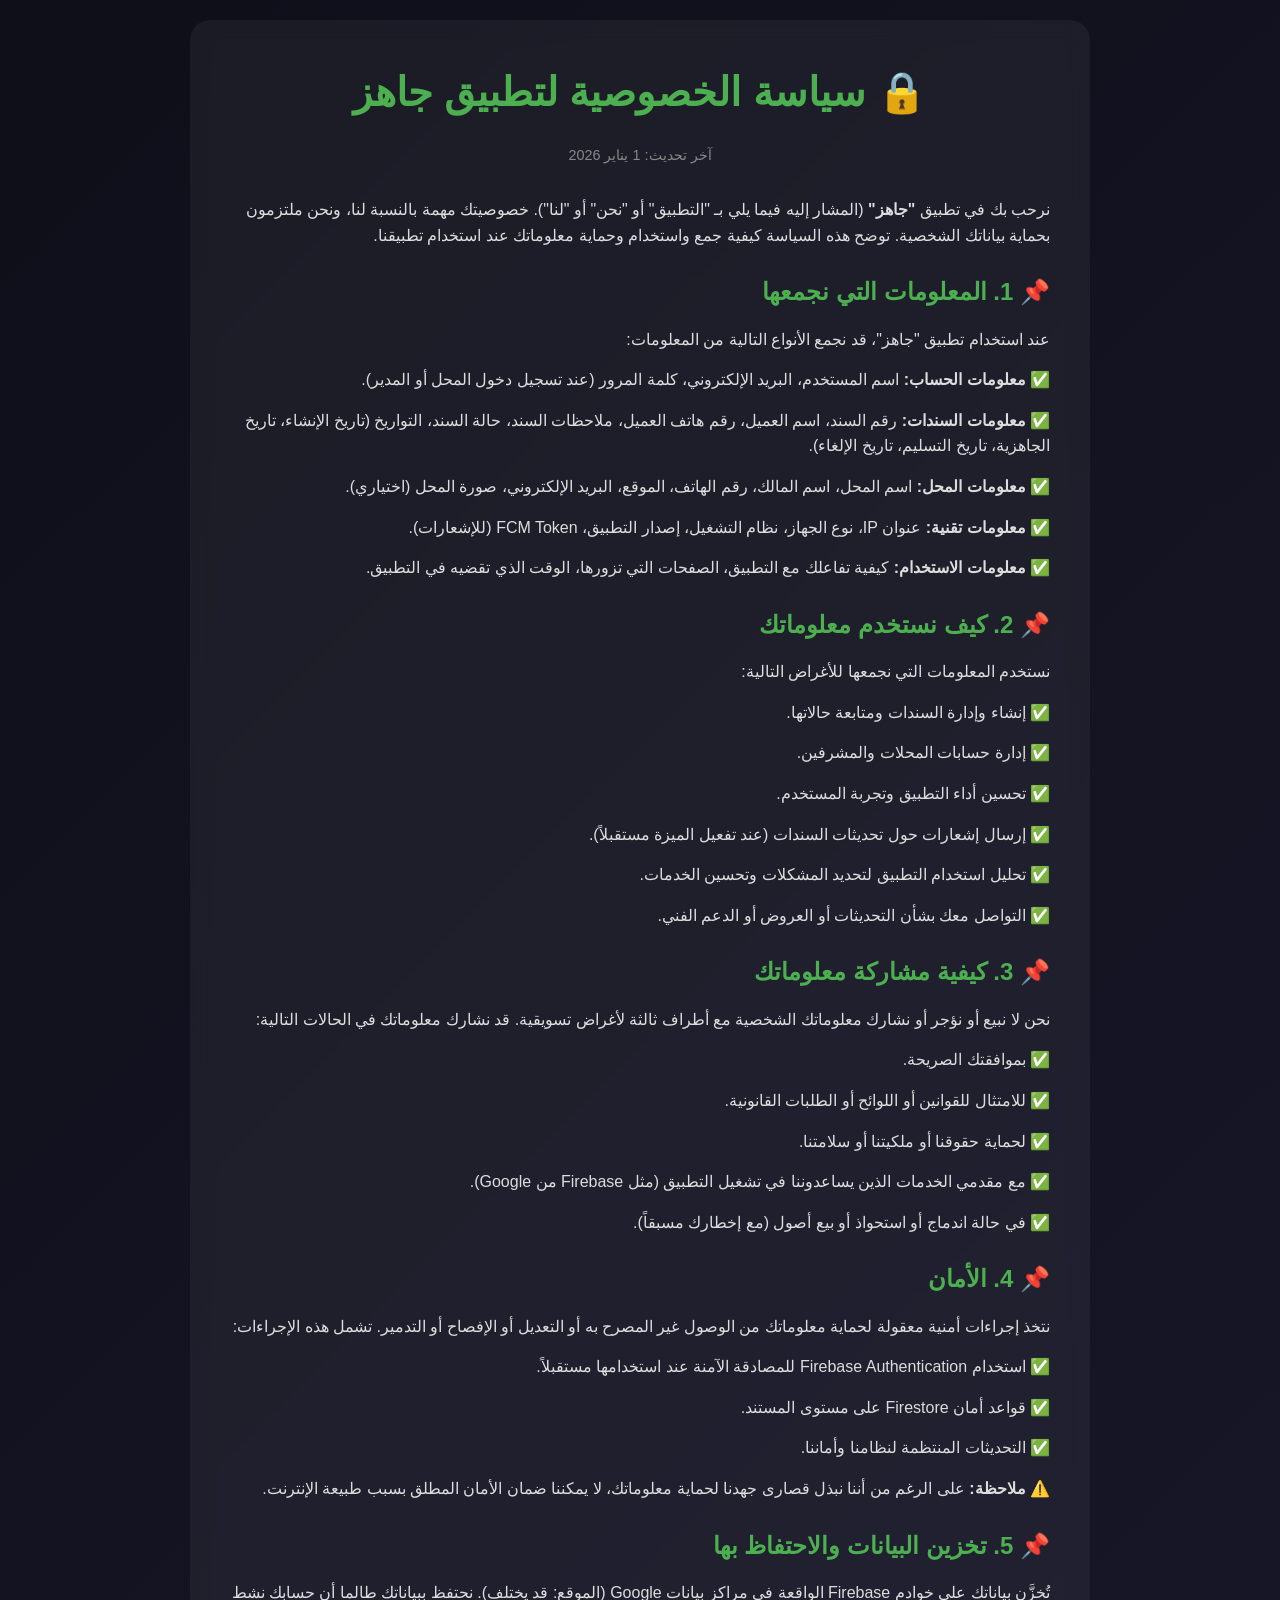
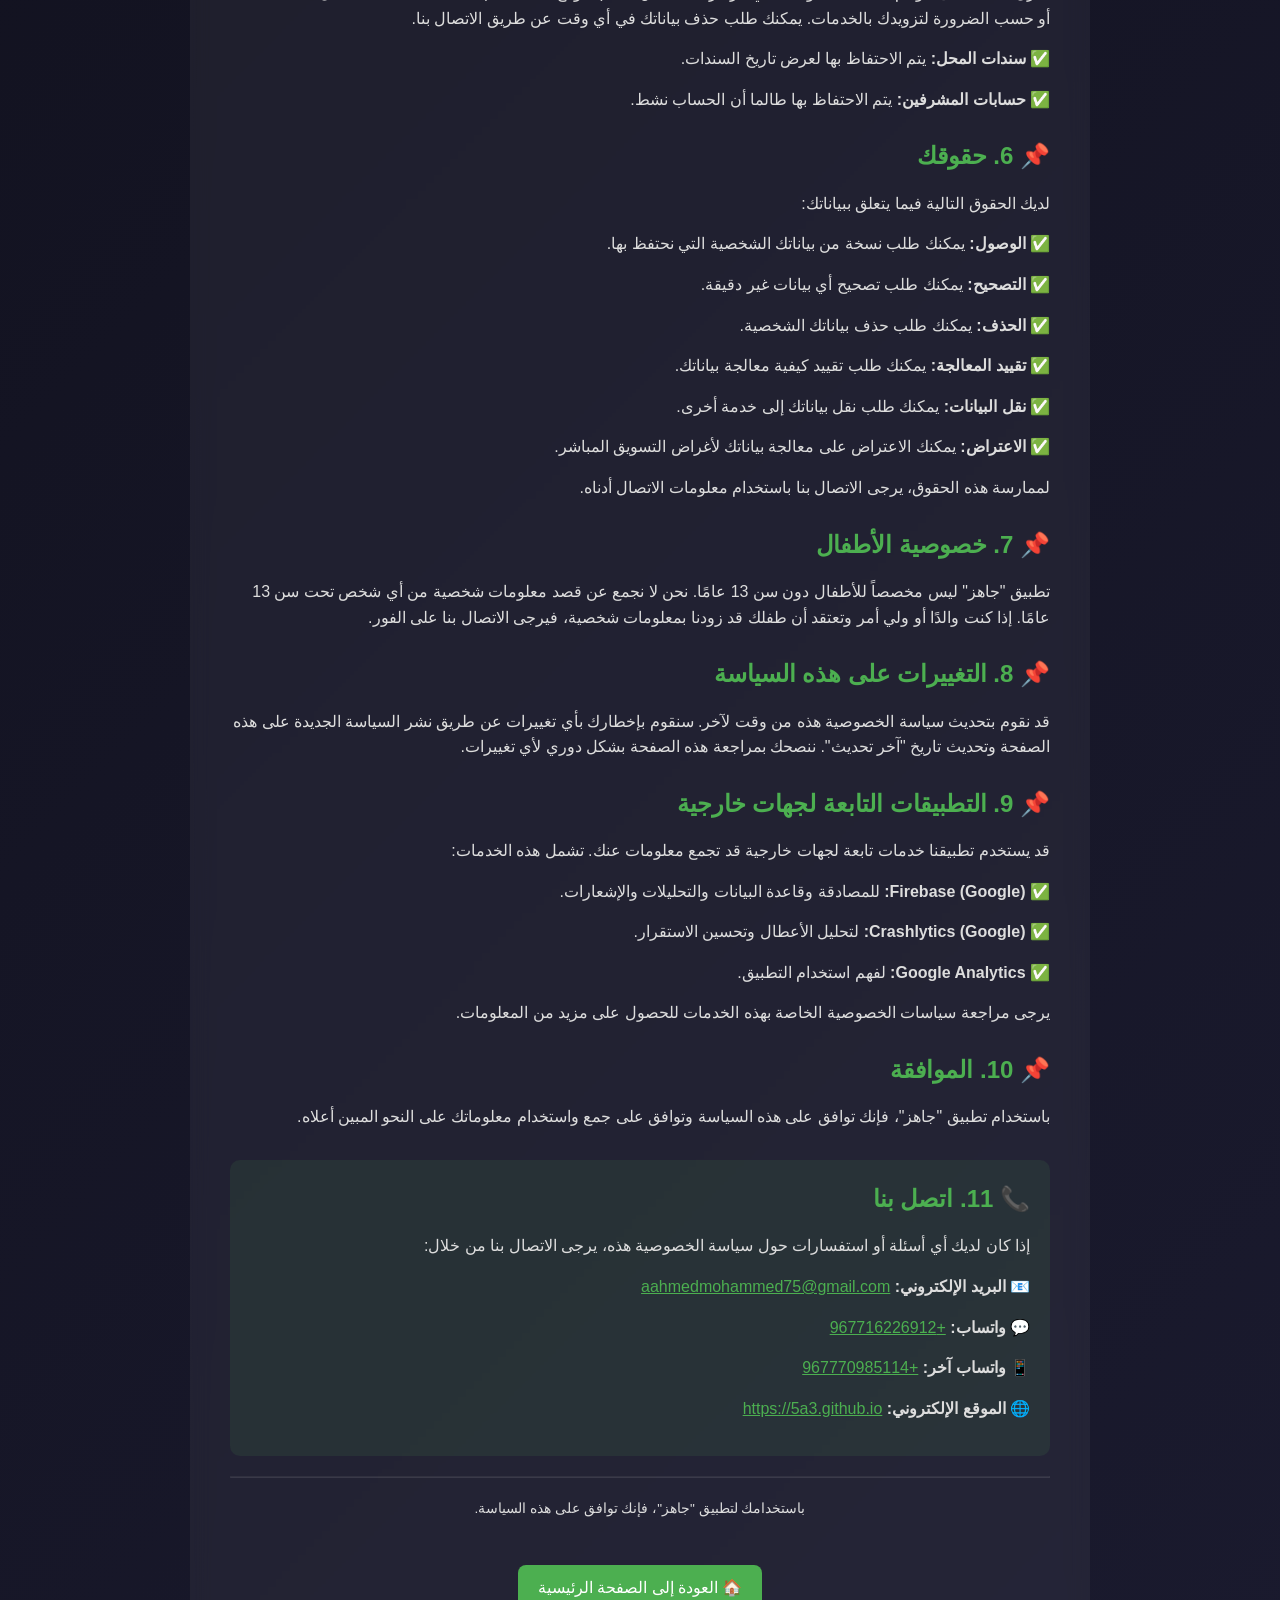
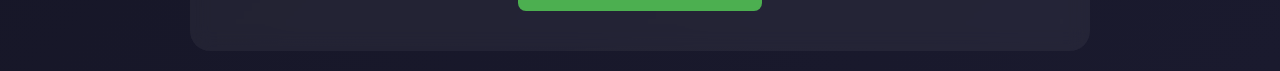
<file: privacy-policy.html>
<!DOCTYPE html>
<html lang="ar" dir="rtl">
<head>
    <meta charset="UTF-8">
    <meta name="viewport" content="width=device-width, initial-scale=1.0">
    <title>سياسة الخصوصية - تطبيق جاهز</title>
    <style>
        * {
            margin: 0;
            padding: 0;
            box-sizing: border-box;
        }
        body {
            font-family: 'Cairo', sans-serif;
            background: linear-gradient(135deg, #0f0f1a 0%, #1a1a2e 100%);
            color: #fff;
            line-height: 1.6;
            padding: 20px;
        }
        .container {
            max-width: 900px;
            margin: 0 auto;
            background: rgba(255,255,255,0.05);
            border-radius: 20px;
            padding: 40px;
            backdrop-filter: blur(10px);
        }
        h1 {
            color: #4CAF50;
            text-align: center;
            margin-bottom: 20px;
            font-size: 2.5rem;
        }
        h2 {
            color: #4CAF50;
            margin: 25px 0 15px 0;
            font-size: 1.5rem;
        }
        p {
            margin-bottom: 15px;
            color: #ddd;
        }
        .last-updated {
            text-align: center;
            color: #888;
            margin-bottom: 30px;
            font-size: 0.9rem;
        }
        .contact-info {
            background: rgba(76,175,80,0.1);
            padding: 20px;
            border-radius: 10px;
            margin-top: 30px;
        }
        .back-home {
            display: inline-block;
            margin-top: 30px;
            padding: 10px 20px;
            background: #4CAF50;
            color: white;
            text-decoration: none;
            border-radius: 8px;
            transition: 0.3s;
        }
        .back-home:hover {
            background: #45a049;
        }
        hr {
            border-color: rgba(255,255,255,0.1);
            margin: 20px 0;
        }
    </style>
</head>
<body>
    <div class="container">
        <h1>🔒 سياسة الخصوصية لتطبيق جاهز</h1>
        <div class="last-updated">
            آخر تحديث: 1 يناير 2026
        </div>

        <p>نرحب بك في تطبيق <strong>"جاهز"</strong> (المشار إليه فيما يلي بـ "التطبيق" أو "نحن" أو "لنا"). خصوصيتك مهمة بالنسبة لنا، ونحن ملتزمون بحماية بياناتك الشخصية. توضح هذه السياسة كيفية جمع واستخدام وحماية معلوماتك عند استخدام تطبيقنا.</p>

        <h2>📌 1. المعلومات التي نجمعها</h2>
        <p>عند استخدام تطبيق "جاهز"، قد نجمع الأنواع التالية من المعلومات:</p>
        <p><strong>✅ معلومات الحساب:</strong> اسم المستخدم، البريد الإلكتروني، كلمة المرور (عند تسجيل دخول المحل أو المدير).</p>
        <p><strong>✅ معلومات السندات:</strong> رقم السند، اسم العميل، رقم هاتف العميل، ملاحظات السند، حالة السند، التواريخ (تاريخ الإنشاء، تاريخ الجاهزية، تاريخ التسليم، تاريخ الإلغاء).</p>
        <p><strong>✅ معلومات المحل:</strong> اسم المحل، اسم المالك، رقم الهاتف، الموقع، البريد الإلكتروني، صورة المحل (اختياري).</p>
        <p><strong>✅ معلومات تقنية:</strong> عنوان IP، نوع الجهاز، نظام التشغيل، إصدار التطبيق، FCM Token (للإشعارات).</p>
        <p><strong>✅ معلومات الاستخدام:</strong> كيفية تفاعلك مع التطبيق، الصفحات التي تزورها، الوقت الذي تقضيه في التطبيق.</p>

        <h2>📌 2. كيف نستخدم معلوماتك</h2>
        <p>نستخدم المعلومات التي نجمعها للأغراض التالية:</p>
        <p>✅ إنشاء وإدارة السندات ومتابعة حالاتها.</p>
        <p>✅ إدارة حسابات المحلات والمشرفين.</p>
        <p>✅ تحسين أداء التطبيق وتجربة المستخدم.</p>
        <p>✅ إرسال إشعارات حول تحديثات السندات (عند تفعيل الميزة مستقبلاً).</p>
        <p>✅ تحليل استخدام التطبيق لتحديد المشكلات وتحسين الخدمات.</p>
        <p>✅ التواصل معك بشأن التحديثات أو العروض أو الدعم الفني.</p>

        <h2>📌 3. كيفية مشاركة معلوماتك</h2>
        <p>نحن لا نبيع أو نؤجر أو نشارك معلوماتك الشخصية مع أطراف ثالثة لأغراض تسويقية. قد نشارك معلوماتك في الحالات التالية:</p>
        <p>✅ بموافقتك الصريحة.</p>
        <p>✅ للامتثال للقوانين أو اللوائح أو الطلبات القانونية.</p>
        <p>✅ لحماية حقوقنا أو ملكيتنا أو سلامتنا.</p>
        <p>✅ مع مقدمي الخدمات الذين يساعدوننا في تشغيل التطبيق (مثل Firebase من Google).</p>
        <p>✅ في حالة اندماج أو استحواذ أو بيع أصول (مع إخطارك مسبقاً).</p>

        <h2>📌 4. الأمان</h2>
        <p>نتخذ إجراءات أمنية معقولة لحماية معلوماتك من الوصول غير المصرح به أو التعديل أو الإفصاح أو التدمير. تشمل هذه الإجراءات:</p>
        <p>✅ استخدام Firebase Authentication  للمصادقة الآمنة عند استخدامها مستقبلاً.</p>
        <p>✅ قواعد أمان Firestore على مستوى المستند.</p>
        <p>✅ التحديثات المنتظمة لنظامنا وأماننا.</p>
        <p><strong>⚠️ ملاحظة:</strong> على الرغم من أننا نبذل قصارى جهدنا لحماية معلوماتك، لا يمكننا ضمان الأمان المطلق بسبب طبيعة الإنترنت.</p>

        <h2>📌 5. تخزين البيانات والاحتفاظ بها</h2>
        <p>تُخزَّن بياناتك على خوادم Firebase الواقعة في مراكز بيانات Google (الموقع: قد يختلف). نحتفظ ببياناتك طالما أن حسابك نشط أو حسب الضرورة لتزويدك بالخدمات. يمكنك طلب حذف بياناتك في أي وقت عن طريق الاتصال بنا.</p>
        <p>✅ <strong>سندات المحل:</strong> يتم الاحتفاظ بها لعرض تاريخ السندات.</p>
        <p>✅ <strong>حسابات المشرفين:</strong> يتم الاحتفاظ بها طالما أن الحساب نشط.</p>

        <h2>📌 6. حقوقك</h2>
        <p>لديك الحقوق التالية فيما يتعلق ببياناتك:</p>
        <p>✅ <strong>الوصول:</strong> يمكنك طلب نسخة من بياناتك الشخصية التي نحتفظ بها.</p>
        <p>✅ <strong>التصحيح:</strong> يمكنك طلب تصحيح أي بيانات غير دقيقة.</p>
        <p>✅ <strong>الحذف:</strong> يمكنك طلب حذف بياناتك الشخصية.</p>
        <p>✅ <strong>تقييد المعالجة:</strong> يمكنك طلب تقييد كيفية معالجة بياناتك.</p>
        <p>✅ <strong>نقل البيانات:</strong> يمكنك طلب نقل بياناتك إلى خدمة أخرى.</p>
        <p>✅ <strong>الاعتراض:</strong> يمكنك الاعتراض على معالجة بياناتك لأغراض التسويق المباشر.</p>
        <p>لممارسة هذه الحقوق، يرجى الاتصال بنا باستخدام معلومات الاتصال أدناه.</p>

        <h2>📌 7. خصوصية الأطفال</h2>
        <p>تطبيق "جاهز" ليس مخصصاً للأطفال دون سن 13 عامًا. نحن لا نجمع عن قصد معلومات شخصية من أي شخص تحت سن 13 عامًا. إذا كنت والدًا أو ولي أمر وتعتقد أن طفلك قد زودنا بمعلومات شخصية، فيرجى الاتصال بنا على الفور.</p>

        <h2>📌 8. التغييرات على هذه السياسة</h2>
        <p>قد نقوم بتحديث سياسة الخصوصية هذه من وقت لآخر. سنقوم بإخطارك بأي تغييرات عن طريق نشر السياسة الجديدة على هذه الصفحة وتحديث تاريخ "آخر تحديث". ننصحك بمراجعة هذه الصفحة بشكل دوري لأي تغييرات.</p>

        <h2>📌 9. التطبيقات التابعة لجهات خارجية</h2>
        <p>قد يستخدم تطبيقنا خدمات تابعة لجهات خارجية قد تجمع معلومات عنك. تشمل هذه الخدمات:</p>
        <p>✅ <strong>Firebase (Google):</strong> للمصادقة وقاعدة البيانات والتحليلات والإشعارات.</p>
        <p>✅ <strong>Crashlytics (Google):</strong> لتحليل الأعطال وتحسين الاستقرار.</p>
        <p>✅ <strong>Google Analytics:</strong> لفهم استخدام التطبيق.</p>
        <p>يرجى مراجعة سياسات الخصوصية الخاصة بهذه الخدمات للحصول على مزيد من المعلومات.</p>

        <h2>📌 10. الموافقة</h2>
        <p>باستخدام تطبيق "جاهز"، فإنك توافق على هذه السياسة وتوافق على جمع واستخدام معلوماتك على النحو المبين أعلاه.</p>

        <div class="contact-info">
            <h2 style="margin-top: 0;">📞 11. اتصل بنا</h2>
            <p>إذا كان لديك أي أسئلة أو استفسارات حول سياسة الخصوصية هذه، يرجى الاتصال بنا من خلال:</p>
            <p>📧 <strong>البريد الإلكتروني:</strong> <a href="mailto:aahmedmohammed75@gmail.com" style="color: #4CAF50;">aahmedmohammed75@gmail.com</a></p>
            <p>💬 <strong>واتساب:</strong> <a href="https://wa.me/967716226912" style="color: #4CAF50;">+967716226912</a></p>
            <p>📱 <strong>واتساب آخر:</strong> <a href="https://wa.me/967770985114" style="color: #4CAF50;">+967770985114</a></p>
            <p>🌐 <strong>الموقع الإلكتروني:</strong> <a href="https://5a3.github.io/Profile/" style="color: #4CAF50;">https://5a3.github.io</a></p>
        </div>

        <hr>
        <p style="text-align: center; font-size: 0.85rem;">باستخدامك لتطبيق "جاهز"، فإنك توافق على هذه السياسة.</p>
        
        <div style="text-align: center;">
            <a href="index.html" class="back-home">🏠 العودة إلى الصفحة الرئيسية</a>
        </div>
    </div>
</body>
</html>
</file>
